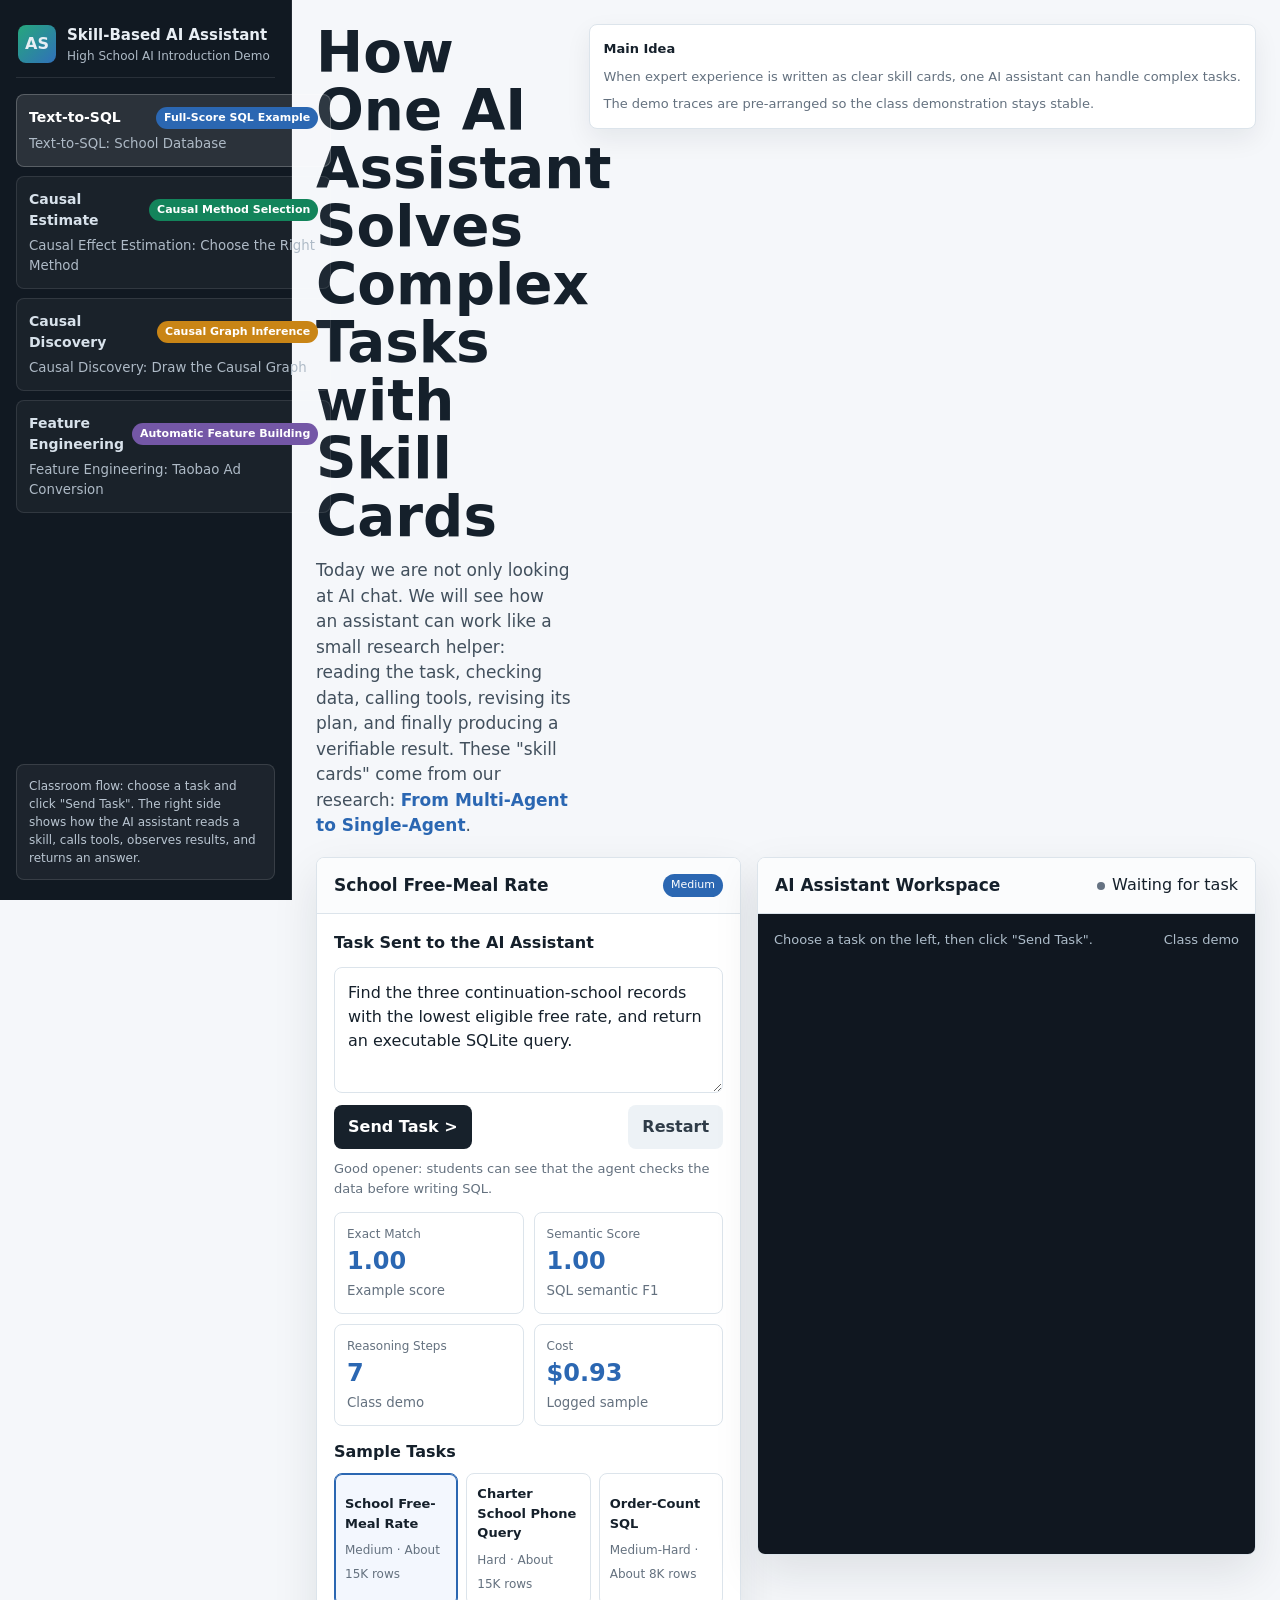
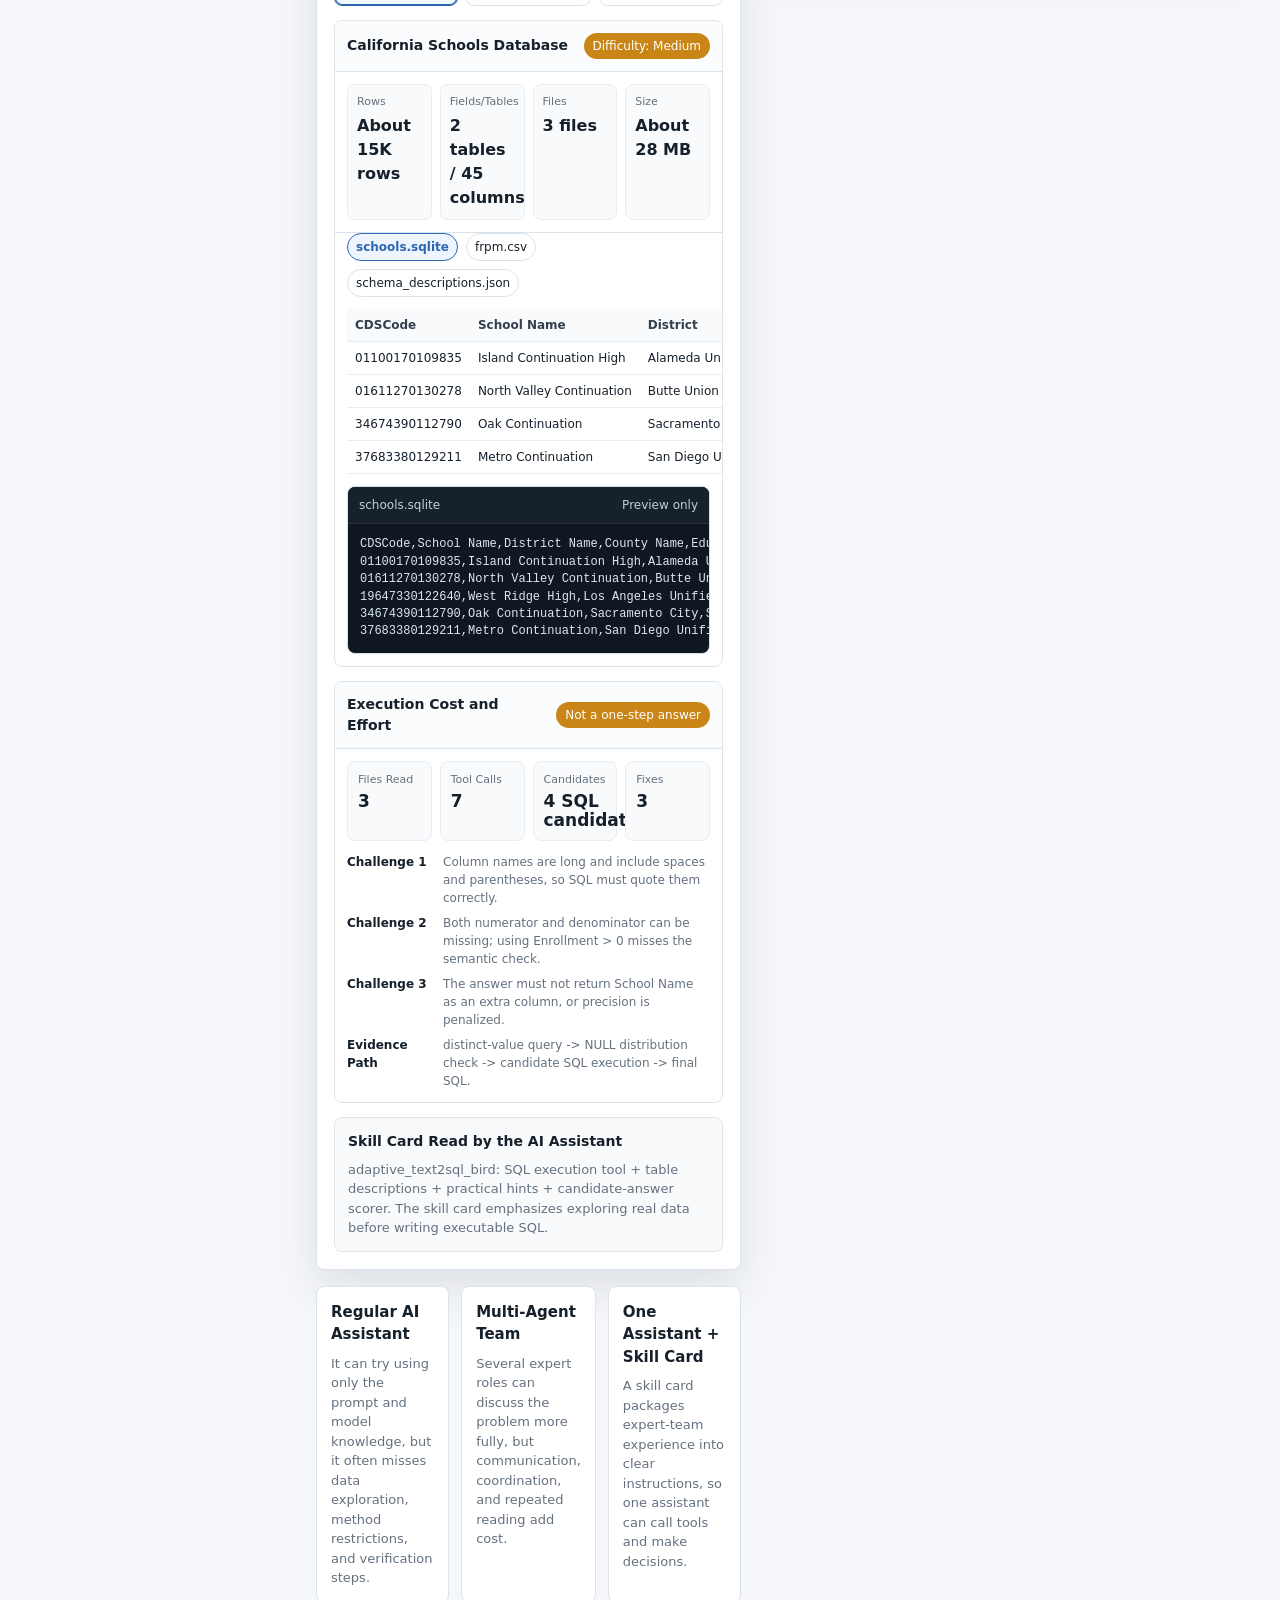
<file: adaskill-demo/index.html>
<!doctype html>
<html lang="en">
<head>
  <meta charset="utf-8">
  <meta name="viewport" content="width=device-width, initial-scale=1">
  <title>Skill-Using AI Assistant</title>
  <style>
    :root {
      --ink: #15202b;
      --muted: #64717f;
      --line: #dce4eb;
      --bg: #f5f7fa;
      --panel: #ffffff;
      --green: #13845b;
      --blue: #2b67b2;
      --teal: #167b8f;
      --amber: #c98516;
      --red: #bc4a3a;
      --purple: #7457a6;
      --shadow: 0 18px 45px rgba(21, 32, 43, .10);
    }

    * { box-sizing: border-box; }
    body {
      margin: 0;
      color: var(--ink);
      background: var(--bg);
      font-family: Inter, ui-sans-serif, system-ui, -apple-system, BlinkMacSystemFont, "Segoe UI", sans-serif;
      line-height: 1.5;
    }

    button, textarea { font: inherit; }

    .app {
      min-height: 100vh;
      display: grid;
      grid-template-columns: 292px 1fr;
    }

    aside {
      background: #111922;
      color: #e8eef4;
      padding: 20px 16px;
      position: sticky;
      top: 0;
      height: 100vh;
      display: flex;
      flex-direction: column;
      gap: 16px;
      border-right: 1px solid rgba(255,255,255,.08);
    }

    .brand {
      display: flex;
      align-items: center;
      gap: 11px;
      padding: 4px 2px 12px;
      border-bottom: 1px solid rgba(255,255,255,.10);
    }

    .mark {
      width: 38px;
      height: 38px;
      border-radius: 8px;
      display: grid;
      place-items: center;
      font-weight: 800;
      background: linear-gradient(135deg, #26a77d, #3070ba);
    }

    .brand strong { display: block; font-size: 15px; }
    .brand span { display: block; color: #aebac6; font-size: 12px; }

    .case-list {
      display: grid;
      gap: 9px;
    }

    .case-btn {
      width: 100%;
      text-align: left;
      border: 1px solid rgba(255,255,255,.10);
      background: rgba(255,255,255,.04);
      color: #d8e2eb;
      border-radius: 8px;
      padding: 12px;
      cursor: pointer;
      display: grid;
      gap: 5px;
    }

    .case-btn:hover, .case-btn.active {
      background: rgba(255,255,255,.11);
      color: #fff;
      border-color: rgba(255,255,255,.22);
    }

    .case-title {
      display: flex;
      align-items: center;
      justify-content: space-between;
      gap: 8px;
      font-weight: 800;
      font-size: 14px;
    }

    .case-btn small { color: #aebac6; }
    .pill {
      display: inline-flex;
      align-items: center;
      justify-content: center;
      border-radius: 999px;
      padding: 3px 8px;
      color: #fff;
      font-size: 11px;
      white-space: nowrap;
      background: var(--green);
    }

    .side-note {
      margin-top: auto;
      color: #b9c5d1;
      font-size: 12px;
      border: 1px solid rgba(255,255,255,.12);
      border-radius: 8px;
      padding: 12px;
      background: rgba(255,255,255,.05);
    }

    main {
      padding: 24px;
      max-width: 1320px;
      width: 100%;
      margin: 0 auto;
    }

    .hero {
      display: grid;
      grid-template-columns: minmax(0, 1fr) auto;
      gap: 18px;
      align-items: start;
      margin-bottom: 18px;
    }

    h1, h2, h3, p { margin-top: 0; }
    h1 {
      font-size: clamp(32px, 4.4vw, 58px);
      line-height: 1.03;
      letter-spacing: 0;
      margin-bottom: 12px;
      max-width: 840px;
    }

    .lead {
      color: #42505d;
      max-width: 830px;
      font-size: 17px;
      margin-bottom: 0;
    }

    .paper {
      color: var(--blue);
      font-weight: 800;
      text-decoration: none;
    }

    .demo-badge {
      display: grid;
      gap: 8px;
      min-width: 235px;
      background: var(--panel);
      border: 1px solid var(--line);
      border-radius: 8px;
      padding: 14px;
      box-shadow: 0 10px 26px rgba(21,32,43,.07);
    }

    .demo-badge b { font-size: 13px; }
    .demo-badge span { color: var(--muted); font-size: 13px; }

    .layout {
      display: grid;
      grid-template-columns: minmax(0, .92fr) minmax(470px, 1.08fr);
      gap: 16px;
      align-items: start;
    }

    .panel {
      background: var(--panel);
      border: 1px solid var(--line);
      border-radius: 8px;
      box-shadow: var(--shadow);
      overflow: hidden;
    }

    .panel-head {
      padding: 15px 17px;
      border-bottom: 1px solid var(--line);
      background: #fbfcfd;
      display: flex;
      justify-content: space-between;
      align-items: center;
      gap: 12px;
    }

    .panel-head h2, .panel-head h3 {
      margin: 0;
      font-size: 17px;
    }

    .panel-body { padding: 17px; }

    .prompt-box {
      display: grid;
      gap: 12px;
    }

    textarea {
      width: 100%;
      min-height: 126px;
      resize: vertical;
      border: 1px solid var(--line);
      border-radius: 8px;
      padding: 13px;
      color: var(--ink);
      background: #fff;
    }

    .send-row {
      display: flex;
      gap: 10px;
      align-items: center;
      justify-content: space-between;
      flex-wrap: wrap;
    }

    .send-btn, .ghost-btn {
      border: 0;
      border-radius: 8px;
      padding: 10px 14px;
      cursor: pointer;
      font-weight: 800;
      display: inline-flex;
      align-items: center;
      gap: 8px;
    }

    .send-btn {
      background: #17212b;
      color: #fff;
      min-width: 132px;
      justify-content: center;
    }

    .send-btn:disabled {
      opacity: .7;
      cursor: default;
    }

    .ghost-btn {
      background: #edf2f6;
      color: #2f3c48;
    }

    .hint {
      color: var(--muted);
      font-size: 13px;
      margin: 0;
    }

    .stats {
      display: grid;
      grid-template-columns: repeat(2, minmax(0, 1fr));
      gap: 10px;
      margin-top: 14px;
    }

    .stat {
      border: 1px solid var(--line);
      border-radius: 8px;
      padding: 12px;
      min-height: 88px;
      background: #fff;
    }

    .stat label {
      display: block;
      color: var(--muted);
      font-size: 12px;
      margin-bottom: 6px;
    }

    .stat strong {
      display: block;
      font-size: 24px;
      line-height: 1.05;
    }

    .stat small {
      display: block;
      color: var(--muted);
      margin-top: 7px;
    }

    .skill-strip {
      margin-top: 14px;
      border: 1px solid var(--line);
      border-radius: 8px;
      background: #f8fafc;
      padding: 13px;
      display: grid;
      gap: 8px;
    }

    .skill-strip b { font-size: 14px; }
    .skill-strip p { margin: 0; color: var(--muted); font-size: 13px; }

    .task-picker {
      margin-top: 14px;
      display: grid;
      gap: 9px;
    }

    .task-tabs {
      display: grid;
      grid-template-columns: repeat(3, minmax(0, 1fr));
      gap: 8px;
    }

    .task-tab {
      border: 1px solid var(--line);
      border-radius: 8px;
      padding: 10px;
      background: #fff;
      color: var(--ink);
      cursor: pointer;
      text-align: left;
      min-height: 74px;
    }

    .task-tab.active {
      border-color: var(--blue);
      box-shadow: inset 0 0 0 1px var(--blue);
      background: #f3f7fe;
    }

    .task-tab b {
      display: block;
      font-size: 13px;
      margin-bottom: 4px;
    }

    .task-tab span {
      color: var(--muted);
      font-size: 12px;
    }

    .data-viewer {
      margin-top: 14px;
      border: 1px solid var(--line);
      border-radius: 8px;
      background: #fff;
      overflow: hidden;
    }

    .data-viewer-head {
      padding: 12px;
      border-bottom: 1px solid var(--line);
      background: #fbfcfd;
      display: flex;
      justify-content: space-between;
      gap: 10px;
      align-items: center;
    }

    .data-viewer-head b { font-size: 14px; }
    .difficulty {
      border-radius: 999px;
      padding: 4px 9px;
      color: #fff;
      background: var(--amber);
      font-size: 12px;
      white-space: nowrap;
    }

    .data-grid {
      display: grid;
      grid-template-columns: repeat(4, minmax(0, 1fr));
      gap: 8px;
      padding: 12px;
      border-bottom: 1px solid var(--line);
    }

    .data-kv {
      background: #f8fafc;
      border: 1px solid #e6edf3;
      border-radius: 8px;
      padding: 9px;
    }

    .data-kv label {
      display: block;
      color: var(--muted);
      font-size: 11px;
      margin-bottom: 4px;
    }

    .data-kv strong {
      font-size: 16px;
      line-height: 1.1;
    }

    .file-list {
      padding: 0 12px 12px;
      color: var(--muted);
      font-size: 12px;
      display: flex;
      gap: 8px;
      flex-wrap: wrap;
    }

    .file-chip {
      border: 1px solid var(--line);
      border-radius: 999px;
      padding: 4px 8px;
      background: #fff;
      color: var(--ink);
      cursor: pointer;
    }

    .file-chip.active {
      border-color: var(--blue);
      background: #eef5ff;
      color: var(--blue);
      font-weight: 800;
    }

    .table-wrap {
      padding: 0 12px 12px;
      overflow: auto;
    }

    .raw-file {
      margin: 0 12px 12px;
      border: 1px solid #d6e0e8;
      border-radius: 8px;
      overflow: hidden;
      background: #0f1720;
    }

    .raw-file-head {
      display: flex;
      justify-content: space-between;
      gap: 10px;
      padding: 9px 11px;
      color: #c2cfdb;
      background: #17212b;
      font-size: 12px;
      border-bottom: 1px solid rgba(255,255,255,.08);
    }

    .raw-file pre {
      margin: 0;
      max-height: 210px;
      overflow: auto;
      padding: 12px;
      color: #dce8f4;
      font-size: 12px;
      line-height: 1.45;
    }

    .effort-panel {
      margin-top: 14px;
      border: 1px solid var(--line);
      border-radius: 8px;
      background: #fff;
      overflow: hidden;
    }

    .effort-head {
      display: flex;
      justify-content: space-between;
      gap: 10px;
      align-items: center;
      padding: 12px;
      border-bottom: 1px solid var(--line);
      background: #fbfcfd;
    }

    .effort-head b { font-size: 14px; }

    .effort-grid {
      display: grid;
      grid-template-columns: repeat(4, minmax(0, 1fr));
      gap: 8px;
      padding: 12px;
    }

    .effort-item {
      border: 1px solid #e6edf3;
      border-radius: 8px;
      background: #f8fafc;
      padding: 10px;
    }

    .effort-item label {
      display: block;
      color: var(--muted);
      font-size: 11px;
      margin-bottom: 4px;
    }

    .effort-item strong {
      display: block;
      font-size: 17px;
      line-height: 1.1;
    }

    .audit-list {
      padding: 0 12px 12px;
      display: grid;
      gap: 7px;
    }

    .audit-row {
      display: grid;
      grid-template-columns: 88px 1fr;
      gap: 8px;
      align-items: start;
      font-size: 12px;
    }

    .audit-row b {
      color: var(--ink);
    }

    .audit-row span {
      color: var(--muted);
    }

    table {
      width: 100%;
      border-collapse: collapse;
      font-size: 12px;
      min-width: 420px;
    }

    th, td {
      border-bottom: 1px solid #e6edf3;
      text-align: left;
      padding: 7px 8px;
      white-space: nowrap;
    }

    th {
      color: #33404c;
      background: #f8fafc;
    }

    .console {
      background: #101720;
      color: #dce8f4;
      min-height: 640px;
      max-height: 760px;
      overflow: auto;
      padding: 16px;
      display: grid;
      align-content: start;
      gap: 10px;
    }

    .agent-top {
      display: flex;
      justify-content: space-between;
      align-items: center;
      gap: 12px;
      color: #aebdca;
      font-size: 13px;
      margin-bottom: 2px;
    }

    .status-dot {
      display: inline-block;
      width: 8px;
      height: 8px;
      border-radius: 50%;
      background: #657282;
      margin-right: 7px;
    }

    .running .status-dot {
      background: #22c17a;
      box-shadow: 0 0 0 6px rgba(34,193,122,.11);
    }

    .event {
      border: 1px solid rgba(255,255,255,.10);
      border-radius: 8px;
      padding: 12px;
      background: rgba(255,255,255,.045);
      animation: rise .22s ease-out;
      cursor: pointer;
    }

    @keyframes rise {
      from { opacity: 0; transform: translateY(6px); }
      to { opacity: 1; transform: translateY(0); }
    }

    .event-head {
      display: flex;
      justify-content: space-between;
      gap: 10px;
      align-items: center;
      margin-bottom: 7px;
      font-size: 12px;
      color: #aebdca;
    }

    .event-type {
      display: inline-flex;
      align-items: center;
      gap: 6px;
      font-weight: 800;
      color: #fff;
    }

    .event p {
      margin: 0;
      color: #dce8f4;
      font-size: 14px;
    }

    .event-hint {
      color: #8fa0b0;
      font-size: 11px;
      margin-top: 8px;
    }

    .event-detail {
      display: none;
      margin-top: 10px;
      border-top: 1px solid rgba(255,255,255,.10);
      padding-top: 10px;
    }

    .event.open .event-detail {
      display: block;
    }

    .detail-grid {
      display: grid;
      grid-template-columns: repeat(2, minmax(0, 1fr));
      gap: 8px;
      margin-bottom: 8px;
    }

    .detail-cell {
      border: 1px solid rgba(255,255,255,.10);
      border-radius: 8px;
      padding: 9px;
      background: rgba(0,0,0,.18);
      font-size: 12px;
    }

    .detail-cell label {
      display: block;
      color: #9eafbf;
      margin-bottom: 4px;
    }

    .detail-cell span {
      color: #edf4fb;
    }

    .event pre {
      white-space: pre-wrap;
      overflow: auto;
      margin: 9px 0 0;
      padding: 11px;
      border-radius: 8px;
      color: #e7f0f8;
      background: rgba(0,0,0,.32);
      font-size: 12px;
      line-height: 1.45;
      max-height: 230px;
    }

    .event.tool { border-color: rgba(43,103,178,.45); }
    .event.observe { border-color: rgba(22,123,143,.55); }
    .event.reason { border-color: rgba(201,133,22,.55); }
    .event.final { border-color: rgba(19,132,91,.75); background: rgba(19,132,91,.12); }

    .result-cards {
      display: grid;
      grid-template-columns: repeat(3, 1fr);
      gap: 10px;
      margin-top: 10px;
    }

    .mini {
      border: 1px solid rgba(255,255,255,.13);
      border-radius: 8px;
      padding: 10px;
      background: rgba(255,255,255,.05);
    }

    .mini label { display: block; color: #aebdca; font-size: 11px; margin-bottom: 5px; }
    .mini strong { display: block; color: #fff; font-size: 20px; }

    .explain {
      margin-top: 16px;
      display: grid;
      grid-template-columns: repeat(3, 1fr);
      gap: 12px;
    }

    .explain-card {
      background: var(--panel);
      border: 1px solid var(--line);
      border-radius: 8px;
      padding: 14px;
      min-height: 142px;
    }

    .explain-card h3 {
      font-size: 15px;
      margin-bottom: 8px;
    }

    .explain-card p {
      color: var(--muted);
      margin-bottom: 0;
      font-size: 13px;
    }

    .mobile-cases { display: none; }

    @media (max-width: 1050px) {
      .app { grid-template-columns: 1fr; }
      aside {
        position: static;
        height: auto;
        padding: 14px;
      }
      .case-list, .side-note { display: none; }
      .mobile-cases {
        display: grid;
        grid-template-columns: repeat(2, minmax(0, 1fr));
        gap: 8px;
        margin: 12px 0;
      }
      .hero, .layout, .explain { grid-template-columns: 1fr; }
      .demo-badge { min-width: 0; }
      main { padding: 18px; }
      .console { min-height: 560px; }
    }

    @media (max-width: 620px) {
      h1 { font-size: 31px; }
      .stats, .result-cards, .mobile-cases { grid-template-columns: 1fr; }
      .task-tabs, .data-grid, .effort-grid { grid-template-columns: 1fr; }
      .detail-grid { grid-template-columns: 1fr; }
      .panel-head { align-items: flex-start; flex-direction: column; }
    }
  </style>
</head>
<body>
  <div class="app">
    <aside>
      <div class="brand">
        <div class="mark">AS</div>
        <div>
          <strong>Skill-Based AI Assistant</strong>
          <span>High School AI Introduction Demo</span>
        </div>
      </div>
      <div class="case-list" id="caseList"></div>
      <div class="side-note">
        Classroom flow: choose a task and click "Send Task". The right side shows how the AI assistant reads a skill, calls tools, observes results, and returns an answer.
      </div>
    </aside>

    <main>
      <section class="hero">
        <div>
          <h1>How One AI Assistant Solves Complex Tasks with Skill Cards</h1>
          <p class="lead">
            Today we are not only looking at AI chat. We will see how an assistant can work like a small research helper: reading the task, checking data, calling tools, revising its plan, and finally producing a verifiable result. These "skill cards" come from our research:
            <a class="paper" href="https://arxiv.org/abs/2604.01608" target="_blank" rel="noreferrer">From Multi-Agent to Single-Agent</a>.
          </p>
          <div class="mobile-cases" id="mobileCases"></div>
        </div>
        <div class="demo-badge">
          <b>Main Idea</b>
          <span>When expert experience is written as clear skill cards, one AI assistant can handle complex tasks.</span>
          <span>The demo traces are pre-arranged so the class demonstration stays stable.</span>
        </div>
      </section>

      <section class="layout">
        <div>
          <div class="panel">
            <div class="panel-head">
              <h2 id="caseName">Task Case</h2>
              <span class="pill" id="caseTag">single agent</span>
            </div>
            <div class="panel-body">
              <div class="prompt-box">
                <label for="prompt"><b>Task Sent to the AI Assistant</b></label>
                <textarea id="prompt"></textarea>
                <div class="send-row">
                  <button class="send-btn" id="sendBtn">Send Task ></button>
                  <button class="ghost-btn" id="resetBtn">Restart</button>
                  <p class="hint" id="caseHint"></p>
                </div>
              </div>

              <div class="stats" id="stats"></div>

              <div class="task-picker">
                <b>Sample Tasks</b>
                <div class="task-tabs" id="taskList"></div>
              </div>

              <div class="data-viewer">
                <div class="data-viewer-head">
                  <b id="dataTitle">Data Viewer</b>
                  <span class="difficulty" id="difficulty">Medium</span>
                </div>
                <div class="data-grid" id="dataGrid"></div>
                <div class="file-list" id="fileList"></div>
                <div class="table-wrap">
                  <table id="previewTable"></table>
                </div>
                <div class="raw-file">
                  <div class="raw-file-head">
                    <span id="rawFileName">raw preview</span>
                    <span>Preview only</span>
                  </div>
                  <pre id="rawPreview"></pre>
                </div>
              </div>

              <div class="effort-panel">
                <div class="effort-head">
                  <b>Execution Cost and Effort</b>
                  <span class="difficulty">Not a one-step answer</span>
                </div>
                <div class="effort-grid" id="effortGrid"></div>
                <div class="audit-list" id="auditList"></div>
              </div>

              <div class="skill-strip">
                <b>Skill Card Read by the AI Assistant</b>
                <p id="skillLine"></p>
              </div>
            </div>
          </div>

          <div class="explain">
            <div class="explain-card">
              <h3>Regular AI Assistant</h3>
              <p>It can try using only the prompt and model knowledge, but it often misses data exploration, method restrictions, and verification steps.</p>
            </div>
            <div class="explain-card">
              <h3>Multi-Agent Team</h3>
              <p>Several expert roles can discuss the problem more fully, but communication, coordination, and repeated reading add cost.</p>
            </div>
            <div class="explain-card">
              <h3>One Assistant + Skill Card</h3>
              <p>A skill card packages expert-team experience into clear instructions, so one assistant can call tools and make decisions.</p>
            </div>
          </div>
        </div>

        <div class="panel">
          <div class="panel-head">
            <h2>AI Assistant Workspace</h2>
            <span id="runStatus"><span class="status-dot"></span>Waiting for task</span>
          </div>
          <div class="console" id="console"></div>
        </div>
      </section>
    </main>
  </div>

  <script>
    const cases = {
      text2sql: {
        name: "Text-to-SQL: School Database",
        short: "Text-to-SQL",
        color: "#2b67b2",
        tag: "Full-Score SQL Example",
        hint: "Good opener: students can see that the agent checks the data before writing SQL.",
        prompt: "Find the three continuation-school records with the lowest eligible free rate, and return an executable SQLite query.",
        skill: "adaptive_text2sql_bird: SQL execution tool + table descriptions + practical hints + candidate-answer scorer. The skill card emphasizes exploring real data before writing executable SQL.",
        stats: [
          ["Exact Match", "1.00", "Example score"],
          ["Semantic Score", "1.00", "SQL semantic F1"],
          ["Reasoning Steps", "7", "Class demo"],
          ["Cost", "$0.93", "Logged sample"]
        ],
        events: [
          ["reason", "Understand the Question", "The target is eligible free rate, so the answer should compute a rate instead of simply listing school names."],
          ["tool", "execute_sql", "SELECT DISTINCT \"Educational Option Type\" FROM frpm WHERE \"Educational Option Type\" LIKE '%Continuation%';"],
          ["observe", "Observation", "Found the exact value: Continuation School. Also found missing numerators and denominators in this subset."],
          ["reason", "Avoid a Common Mistake", "This should use IS NOT NULL, not only Enrollment > 0. The scorer checks whether the semantic filter is correct."],
          ["tool", "Validate Candidate SQL", "Run the candidate SQL, inspect the first three rows, and confirm that no irrelevant columns are selected."],
          ["final", "Final Answer", "The AI assistant returns concise SQL with the correct table, filters, floating-point division, missing-value handling, ordering, and LIMIT.", {
            cards: [["SRR", "1.00"], ["NSP", "1.00"], ["NSF", "1.00"]],
            code: "SELECT CAST(\"Free Meal Count (Ages 5-17)\" AS REAL)\n       / \"Enrollment (Ages 5-17)\" AS eligible_free_rate\nFROM frpm\nWHERE \"Educational Option Type\" = 'Continuation School'\n  AND \"Free Meal Count (Ages 5-17)\" IS NOT NULL\n  AND \"Enrollment (Ages 5-17)\" IS NOT NULL\nORDER BY eligible_free_rate ASC\nLIMIT 3;"
          }]
        ]
      },
      causalEstimate: {
        name: "Causal Effect Estimation: Choose the Right Method",
        short: "Causal Estimate",
        color: "#13845b",
        tag: "Causal Method Selection",
        hint: "Good for teaching \"correlation is not causation\": the agent must first identify the research design.",
        prompt: "Given a research description and a CSV dataset, estimate the treatment effect and choose the correct causal inference method.",
        skill: "adaptive_causal_estimate: data analysis tools + diagnostics + causal estimators. The skill card states that randomized experiments should not be matched casually, instruments need strength checks, and DiD requires parallel-trends checks.",
        stats: [
          ["Real-Task Accuracy", "83.87%", "Knowledge Skill Card"],
          ["QRData Accuracy", "87.18%", "Knowledge Skill Card"],
          ["Tools Only", "48.39%", "Real-Task Accuracy"],
          ["Synthetic-Task Error", "4.26%", "Knowledge Skill Card"]
        ],
        events: [
          ["reason", "Read the Study Design", "The description says \"random assignment\". That directly changes the method choice: this should not be treated as ordinary observational data."],
          ["tool", "analyze_dataset", "{ panel_detected: false, treatment: 'program', outcome: 'score', covariates: ['age','income','pre_score'] }"],
          ["observe", "Data Diagnostics", "The dataset does include covariates, but random assignment already supports comparability between treatment and control groups."],
          ["tool", "estimate_ols", "Run OLS with treatment plus covariates, using robust standard errors for a more reliable estimate."],
          ["reason", "Make the Choice", "Because this is a randomized experiment, OLS or difference in means is appropriate; matching should be rejected even if it runs."],
          ["final", "Final Answer", "The AI assistant outputs the selected method, the ATE value, and a human-readable causal explanation.", {
            cards: [["Method", "OLS"], ["ATE", "0.184"], ["Method Choice", "Correct"]],
            code: "{\n  \"selected_method\": \"ols\",\n  \"ate\": 0.184,\n  \"reasoning\": \"Randomized assignment detected; matching is forbidden. OLS with covariates is used for precision.\"\n}"
          }]
        ]
      },
      causalDiscovery: {
        name: "Causal Discovery: Draw the Causal Graph",
        short: "Causal Discovery",
        color: "#c98516",
        tag: "Causal Graph Inference",
        hint: "Good for showing that AI is not only chat; it can call statistical tools and draw graphs.",
        prompt: "Infer a causal graph from this observational table, return the adjacency matrix, and explain the most important constraint.",
        skill: "adaptive_causal_discovery: variable-type reading + statistical causal-discovery algorithms + DAG validity checks. The skill card teaches the AI to choose PC, Exact-Search, or DirectLiNGAM based on variable types.",
        stats: [
          ["Asia F1", "1.00", "Skill-card run"],
          ["Child F1", "0.90", "Skill-card average"],
          ["DWD F1", "0.74", "Skill-card average"],
          ["AutoMPG F1", "0.70", "Skill-card average"]
        ],
        events: [
          ["tool", "load_and_normalize", "Detected mixed variable types; some variables are discrete, so DirectLiNGAM should not be used."],
          ["reason", "Choose an Algorithm", "Use the PC algorithm with alpha set to 0.1, because this graph is relatively dense and recall matters more."],
          ["tool", "run_scd(method='pc')", "The initial graph skeleton is reasonable, but two edge directions cannot be determined by statistical tests alone."],
          ["observe", "Add Domain Constraints", "Later outcomes cannot cause earlier measurement variables; edges defined by known relationships must be preserved."],
          ["tool", "validate_and_fix_dag", "Remove one bidirectional edge and confirm that the final graph has no cycles."],
          ["final", "Final Causal Graph", "The final output is a valid adjacency matrix, with the algorithm used and the key constraints.", {
            cards: [["F1", "0.90"], ["Structural Errors", "Lower"], ["DAG", "Valid"]],
            code: "```matrix\n0, 1, 0, 0\n0, 0, 1, 0\n0, 0, 0, 1\n0, 0, 0, 0\n```\nUse the PC algorithm because the variables are discrete/mixed. Key constraint: forbid \"outcome variable -> earlier measurement variable\"."
          }]
        ]
      },
      featureEngineering: {
        name: "Feature Engineering: Taobao Ad Conversion",
        short: "Feature Engineering",
        color: "#7457a6",
        tag: "Automatic Feature Building",
        hint: "Good closing example: the final result is an AUC improvement that students can see directly.",
        prompt: "Build useful features for the Taobao ad-conversion prediction task to improve AUC; stop if several rounds bring no improvement.",
        skill: "adaptive_feature_engineering: Taobao/Dia domain features + evaluation interface + data-leakage rules. The skill emphasizes CVR smoothing, counts, crossed features, and early stopping.",
        stats: [
          ["Initial AUC", "0.6300", "Taobao"],
          ["Best AUC", "0.6594", "Taobao"],
          ["Gain", "+0.0294", "absolute"],
          ["Feature Count", "37", "Best run"]
        ],
        events: [
          ["reason", "Identify Dataset", "bench.dataset == 'taobao'. This is a sparse ad-conversion prediction problem with many high-cardinality IDs."],
          ["tool", "Build Features", "Add item/shop/user CVR, Bayesian smoothing, visit counts, price gaps, and quality scores."],
          ["observe", "Evaluation 26", "After adding entity CVR and count features, AUC improves from 0.6300 to 0.6474."],
          ["tool", "Ablation Loop", "After CVR features are available, remove noisy raw ID columns and keep the strongest 37 features."],
          ["observe", "Evaluation 67", "The best validation AUC reaches 0.6594. Early stopping avoids continuing a meaningless search."],
          ["final", "Final Feature Plan", "The AI assistant returns a concise feature plan and the benchmark score improvement.", {
            cards: [["AUC", "0.6594"], ["Gain", "+0.0294"], ["Features", "37"]],
            code: "add_cvr('item_id', 'item_cvr', k=20)\nadd_cvr('shop_id', 'shop_cvr', k=20)\nadd_count('user_id', 'user_activity')\nX['price_gap'] = item_price_level - user_avg_price\nX['quality_score'] = sales + collected + pv\nauc = bench.evaluate(best_37_features)"
          }]
        ]
      }
    };

    cases.text2sql.tasks = [
      {
        name: "School Free-Meal Rate",
        level: "Medium",
        prompt: cases.text2sql.prompt,
        hint: cases.text2sql.hint,
        stats: cases.text2sql.stats,
        events: cases.text2sql.events,
        data: {
          title: "California Schools Database",
          rows: "About 15K rows",
          cols: "2 tables / 45 columns",
          files: "3 files",
          size: "About 28 MB",
          fileList: ["schools.sqlite", "frpm.csv", "schema_descriptions.json"],
          rawName: "frpm.csv excerpt",
          raw: "CDSCode,School Name,District Name,County Name,Educational Option Type,Charter School (Y/N),Free Meal Count (Ages 5-17),Enrollment (Ages 5-17),Free Meal Count (K-12),Enrollment (K-12),Low Grade,High Grade\n01100170109835,Island Continuation High,Alameda Unified,Alameda,Continuation School,0,89,142,96,155,09,12\n01611270130278,North Valley Continuation,Butte Union,Butte,Continuation School,0,,96,41,103,10,12\n19647330122640,West Ridge High,Los Angeles Unified,Los Angeles,Traditional,0,231,1024,260,1102,09,12\n34674390112790,Oak Continuation,Sacramento City,Sacramento,Continuation School,1,7,,9,64,11,12\n37683380129211,Metro Continuation,San Diego Unified,San Diego,Continuation School,0,11,215,18,240,09,12",
          preview: [
            ["CDSCode", "School Name", "District", "County", "Option Type", "Charter", "Free 5-17", "Enroll 5-17", "Free K-12", "Enroll K-12", "Low", "High"],
            ["01100170109835", "Island Continuation High", "Alameda Unified", "Alameda", "Continuation School", "0", "89", "142", "96", "155", "09", "12"],
            ["01611270130278", "North Valley Continuation", "Butte Union", "Butte", "Continuation School", "0", "", "96", "41", "103", "10", "12"],
            ["34674390112790", "Oak Continuation", "Sacramento City", "Sacramento", "Continuation School", "1", "7", "", "9", "64", "11", "12"],
            ["37683380129211", "Metro Continuation", "San Diego Unified", "San Diego", "Continuation School", "0", "11", "215", "18", "240", "09", "12"]
          ]
        },
        effort: {
          filesRead: "3",
          toolCalls: "7",
          candidates: "4 SQL candidates",
          fixes: "3",
          audit: [
            ["Challenge 1", "Column names are long and include spaces and parentheses, so SQL must quote them correctly."],
            ["Challenge 2", "Both numerator and denominator can be missing; using Enrollment > 0 misses the semantic check."],
            ["Challenge 3", "The answer must not return School Name as an extra column, or precision is penalized."],
            ["Evidence Path", "distinct-value query -> NULL distribution check -> candidate SQL execution -> final SQL."]
          ]
        }
      },
      {
        name: "Charter School Phone Query",
        level: "Hard",
        prompt: "Return phone numbers for directly funded charter schools opened after 2000-01-01.",
        hint: "The difficulty is that both tables look like they contain the answer, but the semantics are correct only after a JOIN.",
        stats: [["Exact Match", "1.00", "Example score"], ["Table Join", "Required", "schools + frpm"], ["Orphan Rows", "321", "Exclude"], ["Cost", "$1.41", "Logged sample"]],
        events: [
          ["reason", "Identify Ambiguity", "\"direct charter-funded\" is not just FundingType='Directly funded'; it must also satisfy the charter-school definition."],
          ["tool", "Inspect Field Meanings", "Read descriptions and example values for schools.FundingType and frpm.\"Charter Funding Type\"."],
          ["observe", "Find the Evidence Definition", "The task evidence defines charter schools as frpm.\"Charter School (Y/N)\" = 1, which is a required condition."],
          ["tool", "Orphan-Row Check", "Found 321 schools-table rows with no frpm record, so their charter status cannot be verified."],
          ["final", "Final Answer", "The AI assistant chooses INNER JOIN to avoid incorrectly including unverifiable schools.", {
            cards: [["SQL", "Correct"], ["JOIN", "INNER"], ["Exclude Orphans", "321"]],
            code: "SELECT s.Phone\nFROM schools s\nJOIN frpm f ON s.CDSCode = f.CDSCode\nWHERE f.\"Charter School (Y/N)\" = 1\n  AND f.\"Charter Funding Type\" = 'Directly funded'\n  AND s.OpenDate > '2000-01-01';"
          }]
        ],
        data: {
          title: "California Schools Multi-Table Query",
          rows: "About 15K rows",
          cols: "2 tables / 45 columns",
          files: "3 files",
          size: "About 28 MB",
          fileList: ["schools.sqlite", "schools table", "frpm table"],
          rawName: "orphan-probe.sql",
          raw: "-- Check whether schools contains rows that frpm cannot verify\nSELECT COUNT(*) AS orphan_schools\nFROM schools s\nLEFT JOIN frpm f ON s.CDSCode = f.CDSCode\nWHERE f.CDSCode IS NULL\n  AND s.FundingType = 'Directly funded'\n  AND s.OpenDate > '2000-01-01';\n\n-- result: 321",
          preview: [
            ["CDSCode", "schools.FundingType", "schools.OpenDate", "schools.Phone", "frpm.Charter", "frpm.Funding", "frpm.CDSCode", "JOIN Status", "Risk"],
            ["01100170109835", "Directly funded", "2004-08-16", "510-555-0131", "1", "Directly funded", "matched", "Verifiable", "Keep"],
            ["01611270130278", "Directly funded", "2007-09-03", "530-555-0188", "", "", "missing", "Unverifiable", "Exclude"],
            ["19647330122640", "Directly funded", "2002-01-10", "213-555-0110", "0", "Directly funded", "matched", "Not charter", "Exclude"],
            ["37683380129211", "Locally funded", "2009-08-20", "619-555-0199", "1", "Directly funded", "matched", "Funding conflict", "Needs checking"]
          ]
        },
        effort: {
          filesRead: "3",
          toolCalls: "10",
          candidates: "5 SQL candidates",
          fixes: "4",
          audit: [
            ["Wrong Candidate", "Querying only schools.FundingType would include 321 unverifiable schools."],
            ["Key Evidence", "The task evidence defines charter school status through frpm.\"Charter School (Y/N)\"."],
            ["Validation Action", "The assistant decides on INNER JOIN after running the orphan probe, not by intuition."],
            ["Evidence Path", "field explanations -> value probing -> orphan probe -> candidate SQL comparison -> final query."]
          ]
        }
      },
      {
        name: "Order-Count SQL",
        level: "Medium-Hard",
        prompt: "In a Spider-style database, count each customer's orders and return only the customer with the highest order count.",
        hint: "This example shows candidate SQL scoring: COUNT(*), COUNT(DISTINCT), and JOIN keys all need verification.",
        stats: [["Execution Accuracy", "0.80", "Small sample"], ["Candidate SQL", "3", "Auto comparison"], ["Avg. rounds", "5.9", "Logged run"], ["Semantic Score", "0.90", "Small sample"]],
        events: [
          ["reason", "Decompose the Task", "First identify customer as the main entity and order as the counted object, not order-detail rows."],
          ["tool", "Schema Check", "Inspect primary and foreign keys for customers, orders, and order_items."],
          ["tool", "Score Candidate Answers", "Compare three SQL variants: COUNT(*), COUNT(order_id), and COUNT(DISTINCT order_id)."],
          ["observe", "Choose the More Robust Candidate", "Joining to order_items can inflate row counts, so counting should happen on the orders table."],
          ["final", "Final SQL", "Return customer ID, customer name, and order count, ordered descending and limited to the top customer.", {
            cards: [["Candidates", "3"], ["Final Rank", "No. 1"], ["Semantics", "Pass"]],
            code: "SELECT c.customer_id, c.name, COUNT(o.order_id) AS order_count\nFROM customers c\nJOIN orders o ON c.customer_id = o.customer_id\nGROUP BY c.customer_id, c.name\nORDER BY order_count DESC\nLIMIT 1;"
          }]
        ],
        data: {
          title: "Spider-Style Relational Database",
          rows: "About 8K rows",
          cols: "5 tables / 62 columns",
          files: "2 files",
          size: "About 12 MB",
          fileList: ["database.sqlite", "schema.json"],
          preview: [
            ["customer_id", "name", "city", "order_id", "order_date", "status", "item_rows", "amount", "join_risk"],
            ["C001", "Alice Chen", "Seattle", "O1001", "2024-01-03", "paid", "3", "128.40", "order_items can inflate counts"],
            ["C001", "Alice Chen", "Seattle", "O1009", "2024-02-11", "paid", "1", "24.99", "same customer, multiple orders"],
            ["C204", "Brian Wu", "Austin", "O1044", "2024-03-08", "refund", "5", "441.20", "status filtering depends on the prompt"],
            ["C882", "Mina Park", "Boston", "", "", "", "0", "0", "LEFT JOIN introduces customers with no orders"]
          ]
        }
      }
    ];

    cases.causalEstimate.tasks = [
      {
        name: "Randomized-Experiment Treatment Effect",
        level: "Medium",
        prompt: cases.causalEstimate.prompt,
        hint: cases.causalEstimate.hint,
        stats: cases.causalEstimate.stats,
        events: cases.causalEstimate.events,
        data: {
          title: "Real Causal-Question Data",
          rows: "About 32 questions",
          cols: "8-40 columns per question",
          files: "31 CSV files",
          size: "About 55 MB",
          fileList: ["real_info.csv", "q01.csv ... q32.csv", "metadata.json"],
          rawName: "q_rct.csv excerpt",
          raw: "unit_id,program,score,age,income,pre_score,gender,school_id,region,baseline_health,randomized,compliance\nu001,1,72.4,17,42000,68.1,F,S014,east,0.72,1,1\nu002,0,66.8,18,39000,67.5,M,S014,east,0.65,1,1\nu003,1,75.1,17,51000,70.2,F,S022,west,0.81,1,0\nu004,0,64.9,17,48000,66.0,F,S031,north,0.69,1,1",
          preview: [
            ["unit_id", "program", "score", "age", "income", "pre_score", "gender", "school_id", "region", "baseline_health", "randomized", "compliance"],
            ["u001", "1", "72.4", "17", "42000", "68.1", "F", "S014", "east", "0.72", "1", "1"],
            ["u002", "0", "66.8", "18", "39000", "67.5", "M", "S014", "east", "0.65", "1", "1"],
            ["u003", "1", "75.1", "17", "51000", "70.2", "F", "S022", "west", "0.81", "1", "0"],
            ["u004", "0", "64.9", "17", "48000", "66.0", "F", "S031", "north", "0.69", "1", "1"]
          ]
        },
        effort: {
          filesRead: "31",
          toolCalls: "8",
          candidates: "4 methods",
          fixes: "2",
          audit: [
            ["Candidate Methods", "OLS, difference in means, matching, and IV are considered, but randomization rules out matching first."],
            ["Diagnostics", "Read the randomized flag and covariate structure, then call the estimator."],
            ["Error Prevention", "The choice is not which tool can run, but which method the study design supports."],
            ["Evidence Path", "study-design recognition -> data-structure analysis -> method exclusion -> OLS estimation."]
          ]
        }
      },
      {
        name: "Before-and-After Policy DiD",
        level: "Hard",
        prompt: "Given panel data for several regions before and after a policy, estimate the policy's effect on the outcome.",
        hint: "The challenge is identifying the panel structure and checking parallel trends.",
        stats: [["Method", "DiD", "Difference-in-Differences"], ["Time Periods", "12 periods", "Before/after policy"], ["Parallel Trends", "Checked", "Diagnostic tool"], ["Output", "ATE", "Numeric estimate"]],
        events: [
          ["tool", "analyze_dataset", "Detected a unit_id x year panel structure, with the policy starting in period 8."],
          ["reason", "Choose DiD", "Each region has multiple observations and there are treatment and control groups, so DiD is appropriate."],
          ["tool", "test_parallel_trends", "Use the 7 pre-policy periods to check whether treatment and control trends are close."],
          ["observe", "Diagnostics Passed", "The parallel-trends check does not obviously fail, so estimation can continue."],
          ["final", "Final Answer", "Choose DiD and output the policy effect plus the assumption statement.", {
            cards: [["Method", "DiD"], ["ATE", "-2.31"], ["Trend", "Pass"]],
            code: "{\n  \"selected_method\": \"did\",\n  \"ate\": -2.31,\n  \"reasoning\": \"Panel data with treatment timing; pre-trend diagnostic passed.\"\n}"
          }]
        ],
        data: {
          title: "Policy Panel Data",
          rows: "18,240 rows",
          cols: "14 columns",
          files: "2 files",
          size: "About 8 MB",
          fileList: ["policy_panel.csv", "description.txt"],
          preview: [
            ["unit_id", "region", "year", "treated_group", "post", "policy", "outcome", "population", "income", "unemployment", "baseline_outcome", "cluster_id"],
            ["A001", "east", "2011", "0", "0", "0", "53.2", "84210", "41200", "0.061", "52.8", "C01"],
            ["A001", "east", "2012", "0", "0", "0", "52.7", "85100", "41950", "0.058", "52.8", "C01"],
            ["B014", "west", "2018", "1", "1", "1", "47.9", "62344", "38610", "0.073", "51.6", "C07"],
            ["B014", "west", "2019", "1", "1", "1", "46.8", "62902", "39200", "0.069", "51.6", "C07"]
          ]
        }
      },
      {
        name: "Threshold Admission RDD",
        level: "Hard",
        prompt: "Students enter the program only if their score exceeds a cutoff. Estimate the program's local effect on later performance.",
        hint: "This example shows the roles of the running variable, cutoff, and bandwidth.",
        stats: [["Method", "RDD", "Regression Discontinuity"], ["cutoff", "80", "Score threshold"], ["Bandwidth", "±8", "Local estimate"], ["Samples", "1.2K", "Near cutoff"]],
        events: [
          ["reason", "Identify Threshold Design", "Treatment is determined by whether score exceeds 80, a standard RDD setup."],
          ["tool", "estimate_rdd", "Choose a default bandwidth around cutoff=80 and check whether there are enough samples in the bandwidth."],
          ["observe", "Enough Local Samples", "There are over 1,200 samples near the cutoff, so the estimate is relatively stable."],
          ["final", "Final Answer", "The output is the local average treatment effect near the cutoff, not the average effect for all students.", {
            cards: [["Method", "RDD"], ["LATE", "5.8"], ["Samples", "1.2K"]],
            code: "{\n  \"selected_method\": \"rdd\",\n  \"ate\": 5.8,\n  \"reasoning\": \"Treatment assigned by score cutoff; estimate is local near cutoff=80.\"\n}"
          }]
        ],
        data: {
          title: "Threshold Admission Data",
          rows: "9,860 rows",
          cols: "11 columns",
          files: "1 CSV file",
          size: "About 3 MB",
          fileList: ["score_cutoff_study.csv"],
          preview: [
            ["student_id", "score", "program", "final_grade", "school", "gender", "prior_gpa", "parent_edu", "distance", "cohort", "bandwidth_flag"],
            ["S102", "79.5", "0", "82.1", "A", "F", "3.1", "college", "4.2", "2024", "near"],
            ["S205", "80.3", "1", "88.4", "A", "M", "3.0", "highschool", "3.8", "2024", "near"],
            ["S781", "91.2", "1", "90.5", "B", "F", "3.7", "college", "7.5", "2024", "far"],
            ["S554", "78.9", "0", "80.4", "C", "M", "2.9", "middle", "2.1", "2023", "near"]
          ]
        }
      }
    ];

    cases.causalDiscovery.tasks = [
      {
        name: "Child Health Causal Graph",
        level: "Hard",
        prompt: cases.causalDiscovery.prompt,
        hint: cases.causalDiscovery.hint,
        stats: cases.causalDiscovery.stats,
        events: cases.causalDiscovery.events,
        data: {
          title: "Child Bayesian Network",
          rows: "5,000 rows",
          cols: "20 variables",
          files: "3 files",
          size: "About 4 MB",
          fileList: ["child.csv", "child_ground_truth.csv", "prompt.txt"],
          preview: [
            ["BirthAsphyxia", "Disease", "LVH", "DuctFlow", "CardiacMixing", "Xray", "LungParench", "CO2", "ChestXray", "Grunting", "Hypoxia", "LowerBodyO2"],
            ["yes", "TGA", "no", "lt_to_rt", "complete", "abnormal", "normal", "high", "oligaemic", "yes", "mild", "low"],
            ["no", "Fallot", "yes", "rt_to_lt", "transp", "abnormal", "abnormal", "normal", "plethoric", "no", "severe", "low"],
            ["no", "PAIVS", "no", "none", "mild", "normal", "normal", "normal", "normal", "no", "none", "normal"]
          ]
        }
      },
      {
        name: "Sachs Protein Signaling Network",
        level: "Expert",
        prompt: "Infer causal directions between proteins from cell-signaling pathway data.",
        hint: "This task is useful for discussing domain knowledge: statistical association may not determine direction, and biological mechanisms matter.",
        stats: [["Variables", "11", "Proteins"], ["Samples", "7,466", "cell observations"], ["F1", "0.94", "High-scoring run"], ["Constraints", "Mechanism knowledge", "Direction choice"]],
        events: [
          ["tool", "load_and_normalize", "Detected continuous protein-expression data with a small number of variables, so PC and Exact-Search can be compared."],
          ["tool", "run_scd", "PC finds a set of statistically associated edges, but some directions remain uncertain."],
          ["reason", "Add Biological Knowledge", "PKC, PKA, Raf, Mek, and Erk have known signaling directions."],
          ["tool", "validate_and_fix_dag", "Revise directions using mechanism constraints and check DAG validity."],
          ["final", "Final Causal Graph", "Output the protein signaling network adjacency matrix and explanations for key edges.", {
            cards: [["F1", "0.94"], ["Variables", "11"], ["Graph", "Valid"]],
            code: "PKC → PKA\nRaf → Mek → Erk\nPIP2 → PIP3\n\nFinal output is an 11x11 adjacency matrix."
          }]
        ],
        data: {
          title: "Sachs protein signaling",
          rows: "7,466 rows",
          cols: "11 columns",
          files: "2 files",
          size: "About 2 MB",
          fileList: ["sachs.csv", "sachs_ground_truth.csv"],
          rawName: "sachs.csv excerpt",
          raw: "PKC,PKA,Raf,Mek,Erk,Akt,PIP2,PIP3,Jnk,p38,Plcg\n0.21,0.33,0.40,0.51,0.49,0.37,0.22,0.18,0.44,0.31,0.29\n0.18,0.29,0.36,0.49,0.46,0.33,0.20,0.17,0.41,0.28,0.25\n0.44,0.58,0.62,0.71,0.76,0.51,0.38,0.34,0.57,0.49,0.45",
          preview: [
            ["PKC", "PKA", "Raf", "Mek", "Erk", "Akt", "PIP2", "PIP3", "Jnk", "p38", "Plcg"],
            ["0.21", "0.33", "0.40", "0.51", "0.49", "0.37", "0.22", "0.18", "0.44", "0.31", "0.29"],
            ["0.18", "0.29", "0.36", "0.49", "0.46", "0.33", "0.20", "0.17", "0.41", "0.28", "0.25"],
            ["0.44", "0.58", "0.62", "0.71", "0.76", "0.51", "0.38", "0.34", "0.57", "0.49", "0.45"],
            ["0.31", "0.40", "0.53", "0.59", "0.63", "0.42", "0.28", "0.26", "0.48", "0.37", "0.33"]
          ]
        },
        effort: {
          filesRead: "2",
          toolCalls: "9",
          candidates: "3 graphs",
          fixes: "5 edges",
          audit: [
            ["Statistical Challenge", "7,466 continuous observations can show association only; many directions need additional mechanism knowledge."],
            ["Candidate Graphs", "Compare PC, Exact-Search, and the graph after domain constraints."],
            ["Edge Fixes", "Apply strong direction constraints to pathways such as Raf->Mek->Erk to avoid reversed edges."],
            ["Evidence Path", "variable distributions -> statistical graph -> biological mechanism constraints -> DAG validity check."]
          ]
        }
      },
      {
        name: "Auto Fuel-Economy Causal Graph",
        level: "Medium",
        prompt: "Infer causal relationships among car attributes in AutoMPG, such as weight, horsepower, and fuel economy.",
        hint: "This task is easy for students to understand: weight, horsepower, and fuel economy have intuitive causal directions.",
        stats: [["Variables", "6", "car attributes"], ["Samples", "398", "cars"], ["F1", "0.70", "Skill-card average"], ["Challenge", "Direction", "weight/horsepower/mpg"]],
        events: [
          ["reason", "Start with Common-Sense Constraints", "Model year and cylinders are more like upstream variables, while mpg is more like an outcome."],
          ["tool", "run_scd(method='Exact-Search')", "Use statistical search to obtain candidate graphs."],
          ["observe", "Find a Suspicious Direction", "The algorithm may suggest mpg -> weight, but physically weight -> mpg is more reasonable."],
          ["reason", "Fix Direction", "Use physical common sense to forbid fuel economy causing car weight."],
          ["final", "Final Graph", "Output a causal graph that better matches automotive common sense.", {
            cards: [["F1", "0.70"], ["Variables", "6"], ["Constraints", "Physical common sense"]],
            code: "cylinders → horsepower\nweight → mpg\nmodel_year → mpg\nhorsepower → mpg"
          }]
        ],
        data: {
          title: "AutoMPG",
          rows: "398 rows",
          cols: "6 columns",
          files: "2 files",
          size: "About 120 KB",
          fileList: ["autompg.csv", "autompg_ground_truth.csv"],
          preview: [
            ["mpg", "cylinders", "displacement", "horsepower", "weight", "acceleration", "model_year", "origin", "car_name"],
            ["18.0", "8", "307", "130", "3504", "12.0", "70", "1", "chevrolet chevelle malibu"],
            ["24.0", "4", "113", "95", "2372", "15.0", "70", "3", "toyota corona mark ii"],
            ["32.1", "4", "98", "70", "2120", "15.5", "80", "1", "chevrolet citation"],
            ["15.0", "8", "400", "150", "3761", "9.5", "70", "1", "chevrolet monte carlo"]
          ]
        }
      }
    ];

    cases.featureEngineering.tasks = [
      {
        name: "Taobao Ad Conversion",
        level: "Hard",
        prompt: cases.featureEngineering.prompt,
        hint: cases.featureEngineering.hint,
        stats: cases.featureEngineering.stats,
        events: cases.featureEngineering.events,
        data: {
          title: "Taobao Ad Conversion Data",
          rows: "About 260K rows",
          cols: "24 raw columns + 37 best features",
          files: "4 files",
          size: "About 180 MB",
          fileList: ["train.csv", "test.csv", "train_history.csv", "valid_history.csv"],
          rawName: "train_history.csv excerpt",
          raw: "user_id,item_id,shop_id,item_category_id,item_brand_id,item_city_id,item_price_level,item_sales_level,item_collected_level,item_pv_level,user_age_level,user_gender_id,user_occupation_id,context_timestamp,hour,page_id,target\n10021,53124,812,5001,77,310000,3,12,4,18,3,0,1,1537203300,21,4001,0\n10021,90412,812,5001,77,310000,2,16,6,21,3,0,1,1537206900,22,4001,1\n31088,77120,405,1203,91,440100,7,5,2,9,5,1,0,1537160400,10,4002,0\n88201,11342,901,8120,33,110000,1,21,8,33,2,0,1,1537210500,23,4001,0\n88201,11342,901,8120,33,110000,1,21,8,33,2,0,1,1537214100,23,4001,1",
          preview: [
            ["user_id", "item_id", "shop_id", "item_category", "brand", "city", "price", "sales", "collect", "pv", "age", "gender", "occupation", "hour", "page", "target"],
            ["10021", "53124", "812", "5001", "77", "310000", "3", "12", "4", "18", "3", "0", "1", "21", "4001", "0"],
            ["10021", "90412", "812", "5001", "77", "310000", "2", "16", "6", "21", "3", "0", "1", "22", "4001", "1"],
            ["31088", "77120", "405", "1203", "91", "440100", "7", "5", "2", "9", "5", "1", "0", "10", "4002", "0"],
            ["88201", "11342", "901", "8120", "33", "110000", "1", "21", "8", "33", "2", "0", "1", "23", "4001", "1"]
          ]
        },
        effort: {
          filesRead: "4",
          toolCalls: "68Evaluation",
          candidates: "37Features",
          fixes: "12",
          audit: [
            ["Data Challenge", "Historical behavior exceeds one million rows, and the positive rate is about 1.9%, making the data highly imbalanced."],
            ["Leakage Prevention", "CVR may only be computed from train_history / valid_history; test labels must not be inspected."],
            ["Search Process", "Expand from 24 raw columns to multiple CVR, count, crossed, and price-gap features."],
            ["Evidence Path", "round-by-round evaluation -> remove noisy IDs -> keep 37 strong features -> AUC 0.6594."]
          ]
        }
      },
      {
        name: "Diabetes Risk Prediction",
        level: "Medium",
        prompt: "Build features on the diabetes health-survey data to improve AUC while avoiding target leakage.",
        hint: "This task is closer to daily life: BMI, blood pressure, age, and lifestyle can all affect risk.",
        stats: [["Initial AUC", "0.7970", "Dia"], ["Best AUC", "0.7991", "Dia"], ["Gain", "+0.0021", "small but stable"], ["Feature Count", "21", "Best run"]],
        events: [
          ["reason", "Identify Data", "This is health-survey data with no history log, so all features must be constructed from the current table."],
          ["tool", "Build Clinical Features", "Add BMI thresholds, cardiovascular risk score, and lifestyle risk score."],
          ["observe", "Evaluation Result", "AUC improves from 0.7970 to 0.7991. The raw features are already strong, so the improvement is modest."],
          ["final", "Final Plan", "Keep 21 compact features and avoid adding many noisy crossed terms.", {
            cards: [["AUC", "0.7991"], ["Gain", "+0.0021"], ["Features", "21"]],
            code: "risk_score = HighBP + HighChol + HeartDiseaseorAttack + Stroke\nbmi_obese = BMI >= 30\nlifestyle_risk = Smoker + no_activity + poor_diet"
          }]
        ],
        data: {
          title: "Diabetes Health Indicators",
          rows: "253,680 rows",
          cols: "21 columns",
          files: "3 CSV",
          size: "About 75 MB",
          fileList: ["diabetes_binary.csv", "diabetes_012.csv", "balanced_5050.csv"],
          preview: [
            ["HighBP", "HighChol", "CholCheck", "BMI", "Smoker", "Stroke", "HeartDisease", "PhysActivity", "Fruits", "Veggies", "HvyAlcohol", "GenHlth", "MentHlth", "PhysHlth", "DiffWalk", "Sex", "Age", "Education", "Income", "Diabetes"],
            ["1", "1", "1", "32", "0", "0", "1", "0", "1", "1", "0", "4", "7", "12", "1", "0", "9", "4", "3", "1"],
            ["0", "0", "1", "24", "1", "0", "0", "1", "1", "0", "0", "2", "0", "1", "0", "1", "4", "6", "7", "0"],
            ["1", "0", "1", "29", "0", "0", "0", "1", "0", "1", "0", "3", "3", "5", "0", "0", "11", "5", "5", "1"]
          ]
        }
      },
      {
        name: "Price-Sensitivity Features",
        level: "Medium-Hard",
        prompt: "Build features for whether a user is price-sensitive in ad-conversion prediction, and verify whether they improve AUC.",
        hint: "This task shows how AI turns business intuition into computable features.",
        stats: [["New Features", "4", "price-related"], ["AUC Gain", "+0.006", "local contribution"], ["Data Source", "history", "No leakage"], ["Evaluation", "Pass", "evaluate"]],
        events: [
          ["reason", "Business Intuition", "If a user historically views low-price items, a higher current item price may reduce conversion probability."],
          ["tool", "Compute Historical Mean", "Compute each user's average historical viewed-item price level by user_id."],
          ["tool", "Build Price Gap", "price_gap = item_price_level - user_avg_price_level."],
          ["observe", "Verify Improvement", "After adding price-gap and price-cross features, AUC improves slightly and consistently."],
          ["final", "Final Features", "Convert business intuition into numeric features and verify them with the benchmark.", {
            cards: [["Price Features", "4"], ["Gain", "+0.006"], ["Leakage", "No"]],
            code: "user_avg_price = hist.groupby('user_id')['item_price_level'].mean()\nX['price_gap'] = X['item_price_level'] - X['user_avg_price']\nX['price_sensitive'] = X['price_gap'] > 1"
          }]
        ],
        data: {
          title: "Taobao history log",
          rows: "About 1.1M historical behavior rows",
          cols: "18 columns",
          files: "2 history files",
          size: "About 140 MB",
          fileList: ["train_history.csv", "valid_history.csv"],
          preview: [
            ["user_id", "item_id", "shop_id", "category", "brand", "price_level", "user_avg_price", "price_gap", "sales", "pv", "hour", "purchase"],
            ["10021", "53124", "812", "5001", "77", "3", "2.4", "0.6", "12", "18", "21", "0"],
            ["10021", "90412", "812", "5001", "77", "2", "2.4", "-0.4", "16", "21", "22", "1"],
            ["31088", "77120", "405", "1203", "91", "7", "4.1", "2.9", "5", "9", "10", "0"]
          ]
        }
      }
    ];

    let current = "text2sql";
    let taskIndex = 0;
    let selectedFileIndex = 0;
    let timer = null;
    let running = false;

    const caseList = document.getElementById("caseList");
    const mobileCases = document.getElementById("mobileCases");
    const consoleEl = document.getElementById("console");
    const sendBtn = document.getElementById("sendBtn");
    const resetBtn = document.getElementById("resetBtn");
    const runStatus = document.getElementById("runStatus");
    const taskList = document.getElementById("taskList");

    function activeTask() {
      const c = cases[current];
      return c.tasks && c.tasks[taskIndex] ? c.tasks[taskIndex] : c;
    }

    function renderCases() {
      caseList.innerHTML = "";
      mobileCases.innerHTML = "";
      Object.entries(cases).forEach(([key, item]) => {
        const html = `<div class="case-title"><span>${item.short}</span><span class="pill" style="background:${item.color}">${item.tag}</span></div><small>${item.name}</small>`;
        const btn = document.createElement("button");
        btn.className = `case-btn ${key === current ? "active" : ""}`;
        btn.innerHTML = html;
        btn.onclick = () => setCase(key);
        caseList.appendChild(btn);

        const mob = document.createElement("button");
        mob.className = `case-btn ${key === current ? "active" : ""}`;
        mob.style.background = key === current ? "#17212b" : "#fff";
        mob.style.color = key === current ? "#fff" : "#17212b";
        mob.innerHTML = html;
        mob.onclick = () => setCase(key);
        mobileCases.appendChild(mob);
      });
    }

    function setCase(key) {
      if (running) stopRun();
      current = key;
      taskIndex = 0;
      selectedFileIndex = 0;
      render();
      resetConsole();
    }

    function setTask(index) {
      if (running) stopRun();
      taskIndex = index;
      selectedFileIndex = 0;
      render();
      resetConsole();
    }

    function render() {
      const c = cases[current];
      const t = activeTask();
      renderCases();
      renderTasks();
      document.getElementById("caseName").textContent = t.name;
      document.getElementById("caseTag").textContent = t.level || c.tag;
      document.getElementById("caseTag").style.background = c.color;
      document.getElementById("prompt").value = t.prompt;
      document.getElementById("caseHint").textContent = t.hint;
      document.getElementById("skillLine").textContent = c.skill;
      document.getElementById("stats").innerHTML = t.stats.map(([label, value, note]) => `
        <div class="stat">
          <label>${label}</label>
          <strong style="color:${c.color}">${value}</strong>
          <small>${note}</small>
        </div>
      `).join("");
      renderDataViewer(t);
      renderEffort(t);
    }

    function renderTasks() {
      const c = cases[current];
      taskList.innerHTML = (c.tasks || [c]).map((task, index) => `
        <button class="task-tab ${index === taskIndex ? "active" : ""}" onclick="setTask(${index})">
          <b>${task.name}</b>
          <span>${task.level || "Task"} · ${task.data ? task.data.rows : "data scale prepared"}</span>
        </button>
      `).join("");
    }

    function renderDataViewer(task) {
      const data = task.data || { title: "Data Viewer", rows: "-", cols: "-", files: "-", size: "-", fileList: [], preview: [] };
      document.getElementById("dataTitle").textContent = data.title;
      document.getElementById("difficulty").textContent = `Difficulty: ${task.level || "Medium"}`;
      document.getElementById("dataGrid").innerHTML = [
        ["Rows", data.rows],
        ["Fields/Tables", data.cols],
        ["Files", data.files],
        ["Size", data.size]
      ].map(([label, value]) => `
        <div class="data-kv">
          <label>${label}</label>
          <strong>${value}</strong>
        </div>
      `).join("");
      document.getElementById("fileList").innerHTML = (data.fileList || []).map((file, index) => `
        <button class="file-chip ${index === selectedFileIndex ? "active" : ""}" onclick="showFile(${index})">${file}</button>
      `).join("");
      const rows = data.preview || [];
      document.getElementById("previewTable").innerHTML = rows.map((row, index) => `
        <tr>${row.map(cell => index === 0 ? `<th>${cell}</th>` : `<td>${cell}</td>`).join("")}</tr>
      `).join("");
      const files = data.fileList || [];
      const activeFile = files[selectedFileIndex] || data.rawName || "raw preview";
      document.getElementById("rawFileName").textContent = activeFile;
      document.getElementById("rawPreview").textContent = makeFileContent(task, activeFile, selectedFileIndex);
    }

    function showFile(index) {
      selectedFileIndex = index;
      renderDataViewer(activeTask());
    }

    function makeRawPreview(data) {
      const rows = data.preview || [];
      if (!rows.length) return "No preview snippet available";
      return rows.map(row => row.join(",")).join("\n");
    }

    function makeFileContent(task, file, index) {
      const data = task.data || {};
      if (index === 0 && data.raw) return data.raw;
      if (file && file.includes("schema")) {
        return `{\n  "tables": ${JSON.stringify((data.preview || []).slice(1).map(r => r[0]))},\n  "columns": "${data.cols}",\n  "note": "This usually contains field meanings, example values, primary keys, and foreign keys. The AI assistant reads it first to avoid confusing same-name fields."\n}`;
      }
      if (file && (file.includes("ground_truth") || file.includes("metadata") || file.includes("description") || file.includes("prompt"))) {
        return `# ${file}\nTask description / gold answer / evaluation config snippet\n\n- difficulty: ${task.level}\n- rows: ${data.rows}\n- columns: ${data.cols}\n- scoring: Used to judge whether the final answer is truly correct\n\nThis file does not directly provide an answer to copy, but it defines scoring criteria and task boundaries.`;
      }
      if (file && file.includes("history")) {
        return `user_id,item_id,shop_id,item_price_level,hour,target\n10021,53124,812,3,21,0\n10021,90412,812,2,22,1\n31088,77120,405,7,10,0\n\nNote: history files can only be used to summarize historical behavior; test labels must not be inspected.`;
      }
      if (file && (file.includes("sqlite") || file.includes("database"))) {
        return `SQLite database: ${file}\n\n.tables\n  schools\n  frpm\n  customers\n  orders\n\nPRAGMA table_info(...)\n  Returns column name, type, nullability, and primary key.\n\nThe AI assistant does not put the whole database into context; it probes in batches through execute_sql.`;
      }
      return data.raw || makeRawPreview(data);
    }

    function renderEffort(task) {
      const effort = task.effort || inferEffort(task);
      document.getElementById("effortGrid").innerHTML = [
        ["Files Read", effort.filesRead],
        ["Tool Calls", effort.toolCalls],
        ["Candidates", effort.candidates],
        ["Fixes", effort.fixes]
      ].map(([label, value]) => `
        <div class="effort-item">
          <label>${label}</label>
          <strong>${value}</strong>
        </div>
      `).join("");
      document.getElementById("auditList").innerHTML = (effort.audit || []).map(([label, text]) => `
        <div class="audit-row"><b>${label}</b><span>${text}</span></div>
      `).join("");
    }

    function inferEffort(task) {
      const eventCount = task.events ? task.events.length : 0;
      const toolCalls = (task.events || []).filter(ev => ev[0] === "tool").length;
      const files = task.data && task.data.fileList ? task.data.fileList.length : 1;
      const rows = task.data ? task.data.rows : "unknown scale";
      return {
        filesRead: `${files}`,
        toolCalls: `${toolCalls + 2}`,
        candidates: task.level === "Expert" || task.level === "Hard" ? "3-5" : "2-3",
        fixes: task.level === "Hard" || task.level === "Expert" ? "2" : "1",
        audit: [
          ["Scale", `Process ${rows}, not just one or two sample rows.`],
          ["Verification", `At least ${eventCount} explainable steps: read data, call tools, observe, revise, and output.`],
          ["Error Prevention", "The final answer comes from candidate comparison and constraint checks, not direct generation."]
        ]
      };
    }

    function resetConsole() {
      consoleEl.innerHTML = `
        <div class="agent-top">
          <span>Choose a task on the left, then click "Send Task".</span>
          <span>Class demo</span>
        </div>
      `;
      runStatus.classList.remove("running");
      runStatus.innerHTML = `<span class="status-dot"></span>Waiting for task`;
      sendBtn.disabled = false;
      sendBtn.textContent = "Send Task >";
    }

    function stopRun() {
      if (timer) clearTimeout(timer);
      timer = null;
      running = false;
      sendBtn.disabled = false;
      sendBtn.textContent = "Send Task >";
      runStatus.classList.remove("running");
      runStatus.innerHTML = `<span class="status-dot"></span>Waiting for task`;
    }

    function eventIcon(type) {
      return {
        tool: "▣",
        observe: "◉",
        reason: "◆",
        final: "✓"
      }[type] || "•";
    }

    function appendEvent(ev, index) {
      const [type, title, text, extra] = ev;
      const node = document.createElement("div");
      node.className = `event ${type}`;
      const elapsed = `${(index * 0.7 + 0.4).toFixed(1)}s`;
      const detail = makeEventDetail(ev, index);
      node.innerHTML = `
        <div class="event-head">
          <span class="event-type">${eventIcon(type)} ${title}</span>
          <span>${elapsed}</span>
        </div>
        <p>${text}</p>
        ${extra && extra.cards ? `<div class="result-cards">${extra.cards.map(([a,b]) => `<div class="mini"><label>${a}</label><strong>${b}</strong></div>`).join("")}</div>` : ""}
        ${extra && extra.code ? `<pre>${escapeHtml(extra.code)}</pre>` : ""}
        <div class="event-hint">Click to expand: view this step's input, output, and evidence</div>
        <div class="event-detail">
          <div class="detail-grid">
            <div class="detail-cell"><label>Input</label><span>${escapeHtml(detail.input)}</span></div>
            <div class="detail-cell"><label>Output</label><span>${escapeHtml(detail.output)}</span></div>
            <div class="detail-cell"><label>Evidence</label><span>${escapeHtml(detail.evidence)}</span></div>
            <div class="detail-cell"><label>Impact on Next Step</label><span>${escapeHtml(detail.next)}</span></div>
          </div>
          <pre>${escapeHtml(detail.log)}</pre>
        </div>
      `;
      node.addEventListener("click", () => node.classList.toggle("open"));
      consoleEl.appendChild(node);
      consoleEl.scrollTop = consoleEl.scrollHeight;
    }

    function makeEventDetail(ev, index) {
      const [type, title, text, extra] = ev;
      const task = activeTask();
      const data = task.data || {};
      const effort = task.effort || inferEffort(task);
      const base = {
        input: `Task《${task.name}"; files ${data.files}; data ${data.rows}`,
        output: text,
        evidence: "From raw file snippets, schema/metadata, tool outputs, and skill-card rules.",
        next: "Decide the next tool call or candidate filtering step.",
        log: `[step ${index}] ${type.toUpperCase()} ${title}\n${text}`
      };
      if (type === "tool") {
        base.input = `Tool-call context: ${(data.fileList || []).join(", ")}`;
        base.output = extra && extra.code ? extra.code : text;
        base.evidence = "Tool output is hard evidence for later reasoning; if it conflicts with intuition, prefer the tool result.";
        base.next = "Write the returned result into the candidate table, then keep validating or revising.";
        base.log = `COMMAND / TOOL\n${title}\n\nINPUT FILES\n${(data.fileList || []).join("\n")}\n\nSTDOUT / RESULT\n${text}`;
      }
      if (type === "observe") {
        base.input = "Previous tool output or data preview.";
        base.output = text;
        base.evidence = "The observation must trace back to the previous tool call or raw file.";
        base.next = "Convert the observation into constraints, such as filters, JOIN decisions, or method exclusions.";
      }
      if (type === "reason") {
        base.input = `Skill-card rules + current evidence; candidates ${effort.candidates}`;
        base.output = text;
        base.evidence = "This is not the final answer; it uses rules to eliminate wrong paths.";
        base.next = "Choose the next tool call or converge on the final candidate.";
      }
      if (type === "final") {
        base.input = `All previous steps; tool calls ${effort.toolCalls}; fixes ${effort.fixes}`;
        base.output = extra && extra.code ? extra.code : text;
        base.evidence = "The final answer must trace back to data, tool results, candidate comparison, and scoring constraints.";
        base.next = "Move to benchmark scoring: exact match, F1, AUC, ATE error, or DAG metrics.";
        base.log = `FINAL ARTIFACT\n${extra && extra.code ? extra.code : text}\n\nTRACE SUMMARY\n${(effort.audit || []).map(([a,b]) => `${a}: ${b}`).join("\n")}`;
      }
      return base;
    }

    function escapeHtml(s) {
      return s.replace(/[&<>"']/g, ch => ({
        "&": "&amp;",
        "<": "&lt;",
        ">": "&gt;",
        '"': "&quot;",
        "'": "&#039;"
      }[ch]));
    }

    function runDemo() {
      if (running) return;
      const c = cases[current];
      const t = activeTask();
      running = true;
      sendBtn.disabled = true;
      sendBtn.textContent = "Running...";
      runStatus.classList.add("running");
      runStatus.innerHTML = `<span class="status-dot"></span>Running`;
      consoleEl.innerHTML = `
        <div class="agent-top">
          <span>Read ${c.short} skill card · received "${t.name}》Task</span>
          <span>${(t.effort || inferEffort(t)).toolCalls} planned tool calls</span>
        </div>
      `;

      let i = 0;
      appendEvent(["observe", "Task Loaded", `Data scale: ${t.data.rows}; fields/tables: ${t.data.cols}; files: ${t.data.files}; difficulty: ${t.level}.`], 0);
      appendEvent(["tool", "Read Raw Files", `${(t.data.fileList || []).join(" / ")}. First inspect raw snippets and schema, then decide how to call tools.`], 1);
      appendEvent(["reason", "Execution Budget", `Plan ${(t.effort || inferEffort(t)).toolCalls}, compare ${(t.effort || inferEffort(t)).candidates}, record fixes ${(t.effort || inferEffort(t)).fixes}.`], 2);
      const tick = () => {
        appendEvent(t.events[i], i + 3);
        i += 1;
        if (i < t.events.length) {
          timer = setTimeout(tick, i === t.events.length - 1 ? 900 : 650);
        } else {
          running = false;
          sendBtn.disabled = false;
          sendBtn.textContent = "Run Again >";
          runStatus.classList.remove("running");
          runStatus.innerHTML = `<span class="status-dot"></span>Completed`;
        }
      };
      timer = setTimeout(tick, 300);
    }

    sendBtn.onclick = runDemo;
    resetBtn.onclick = () => {
      stopRun();
      resetConsole();
    };

    render();
    resetConsole();
  </script>
</body>
</html>
</file>
